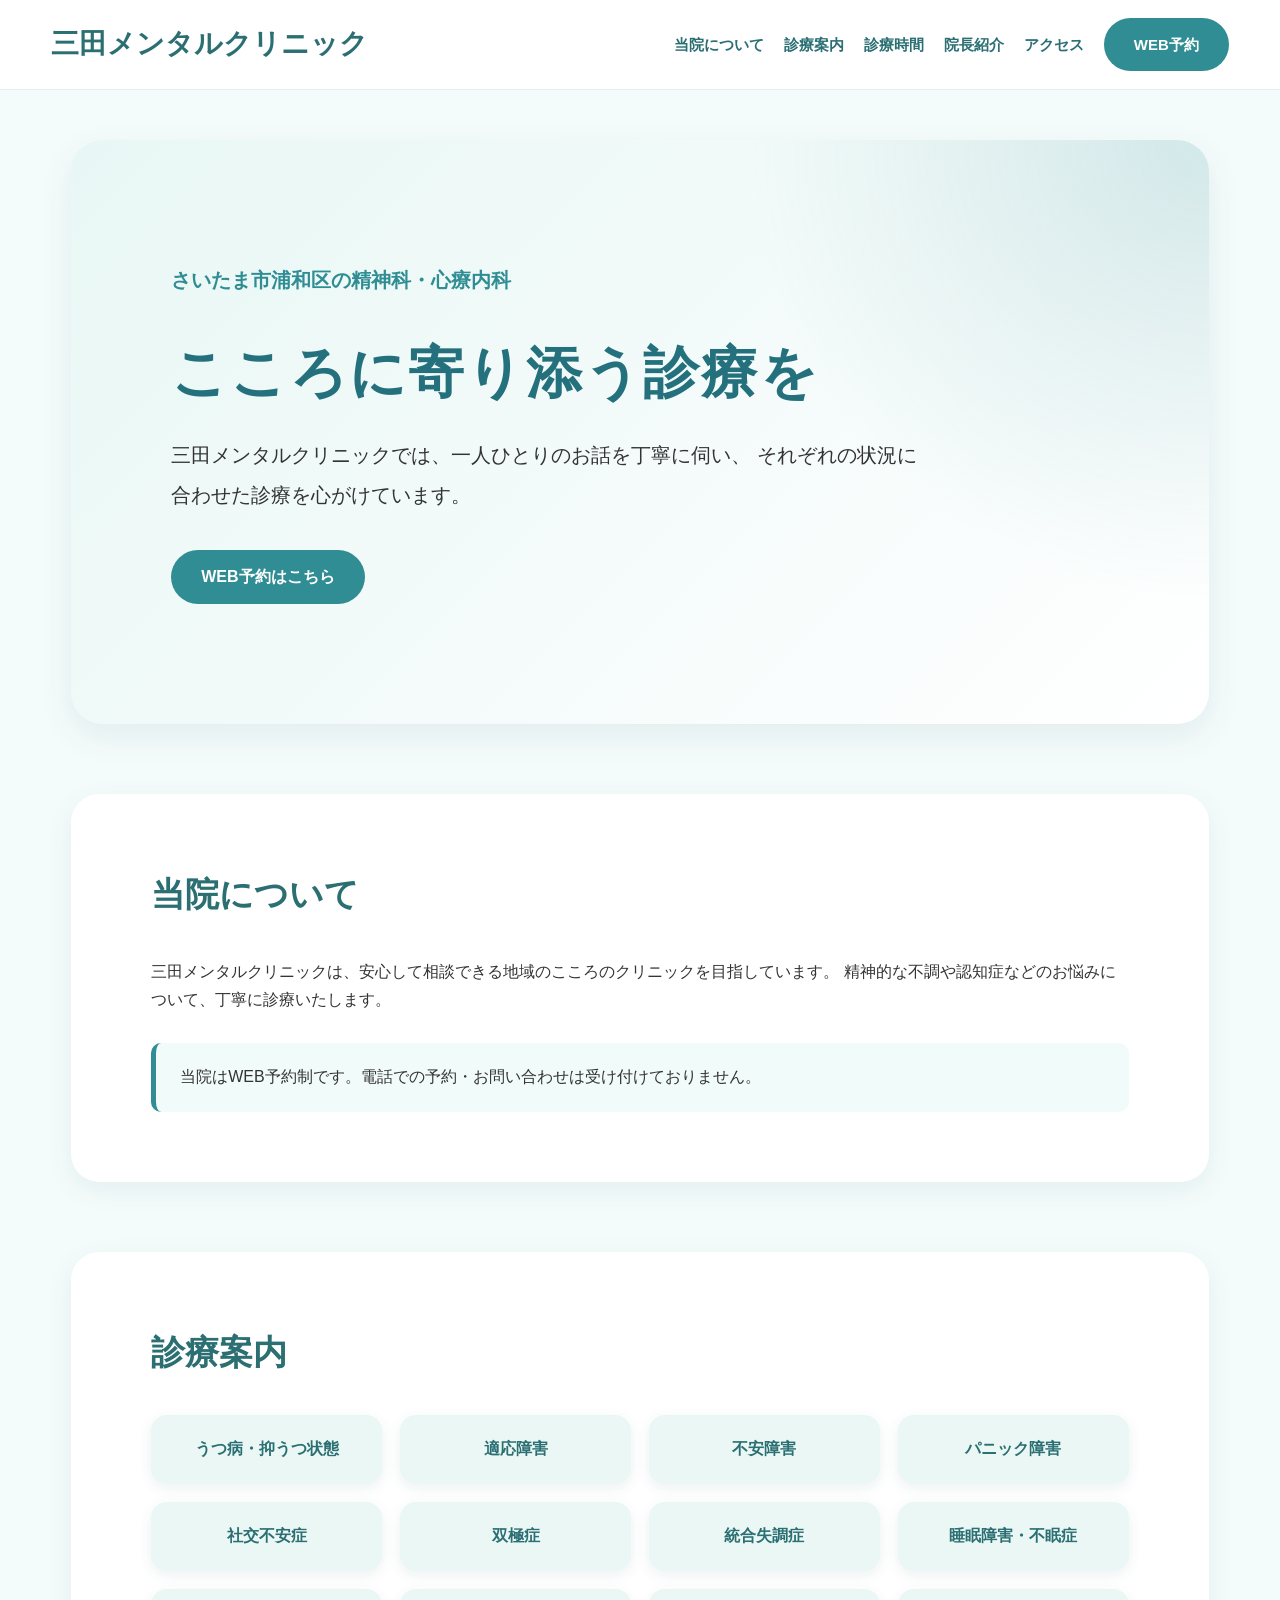
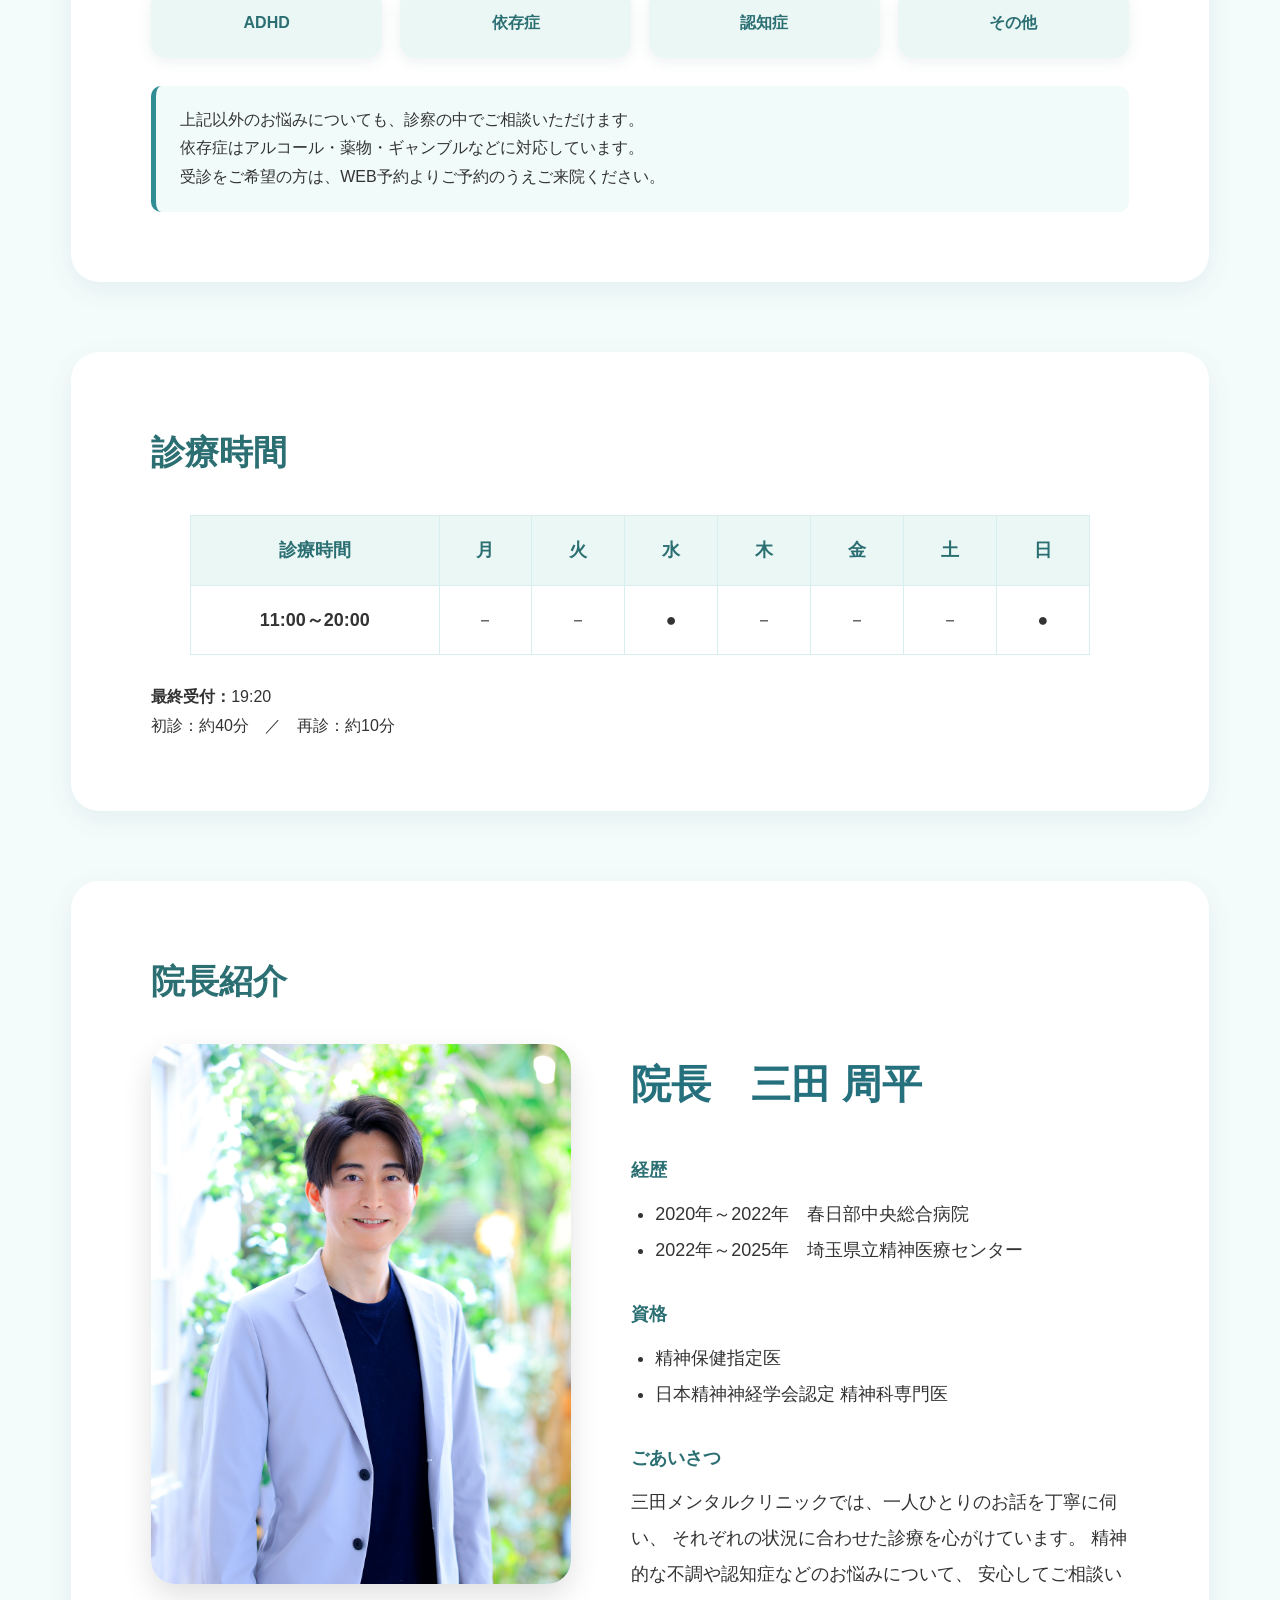
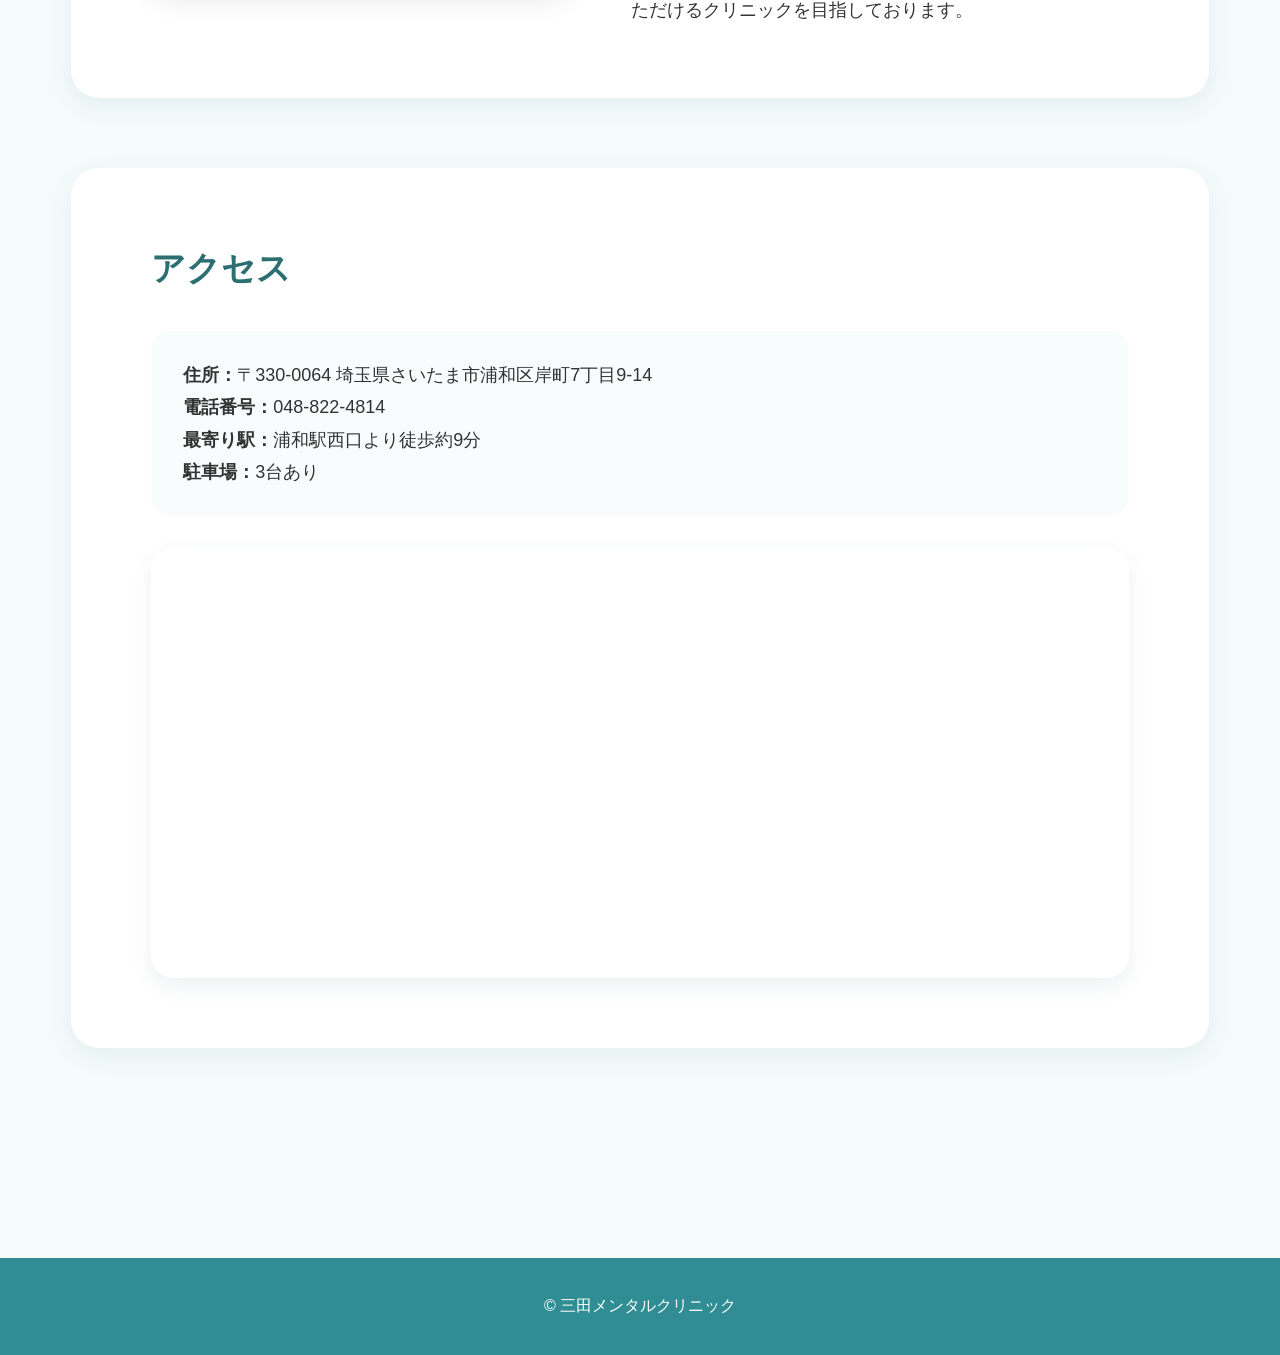
<file: index.html>
<!DOCTYPE html>
<html lang="ja">
<head>
  <meta charset="UTF-8">
  <meta name="viewport" content="width=device-width, initial-scale=1.0">
  <title>三田メンタルクリニック｜さいたま市浦和区の精神科・心療内科</title>
  <link rel="stylesheet" href="style.css">
  <link rel="icon" type="image/svg+xml" href="favicon.svg">
</head>

<body>

<header class="site-header">
  <div class="header-inner">
    <h1>三田メンタルクリニック</h1>

    <nav>
      <a href="#about">当院について</a>
      <a href="#medical">診療案内</a>
      <a href="#hours">診療時間</a>
      <a href="#doctor">院長紹介</a>
      <a href="#access">アクセス</a>
      <a class="reserve-btn" href="reserve-index.html">WEB予約</a>
    </nav>
  </div>
</header>

<main>

<section class="hero">
  <div class="hero-text">
    <p class="sub-title">さいたま市浦和区の精神科・心療内科</p>
    <h2>こころに寄り添う診療を</h2>
    <p>
      三田メンタルクリニックでは、一人ひとりのお話を丁寧に伺い、
      それぞれの状況に合わせた診療を心がけています。
    </p>
    <a class="main-btn" href="reserve-index.html">WEB予約はこちら</a>
  </div>
</section>

<section id="about" class="section">
  <h2>当院について</h2>
  <p>
    三田メンタルクリニックは、安心して相談できる地域のこころのクリニックを目指しています。
    精神的な不調や認知症などのお悩みについて、丁寧に診療いたします。
  </p>
  <p class="notice">
    当院はWEB予約制です。電話での予約・お問い合わせは受け付けておりません。
  </p>
</section>

<section id="medical" class="section">
  <h2>診療案内</h2>

  <ul class="medical-list">
    <li>うつ病・抑うつ状態</li>
    <li>適応障害</li>
    <li>不安障害</li>
    <li>パニック障害</li>
    <li>社交不安症</li>
    <li>双極症</li>
    <li>統合失調症</li>
    <li>睡眠障害・不眠症</li>
    <li>ADHD</li>
    <li>依存症</li>
    <li>認知症</li>
    <li>その他</li>
  </ul>

  <p class="medical-note">
    上記以外のお悩みについても、診察の中でご相談いただけます。<br>
    依存症はアルコール・薬物・ギャンブルなどに対応しています。<br>
    受診をご希望の方は、WEB予約よりご予約のうえご来院ください。
  </p>
</section>

<section id="hours" class="section">
  <h2>診療時間</h2>

  <table class="hours-table">
    <tr>
      <th>診療時間</th>
      <th>月</th>
      <th>火</th>
      <th>水</th>
      <th>木</th>
      <th>金</th>
      <th>土</th>
      <th>日</th>
    </tr>
    <tr>
      <td>11:00～20:00</td>
      <td>－</td>
      <td>－</td>
      <td>●</td>
      <td>－</td>
      <td>－</td>
      <td>－</td>
      <td>●</td>
    </tr>
  </table>

  <p><strong>最終受付：</strong>19:20</p>
  <p>初診：約40分　／　再診：約10分</p>
</section>

<section id="doctor" class="section">
  <h2>院長紹介</h2>

  <div class="doctor-container">
    <div class="doctor-photo">
      <img src="images/director.jpg" alt="院長 三田周平">
    </div>

    <div class="doctor-profile">
      <h3>院長　三田 周平</h3>

      <h4>経歴</h4>
      <ul>
        <li>2020年～2022年　春日部中央総合病院</li>
        <li>2022年～2025年　埼玉県立精神医療センター</li>
      </ul>

      <h4>資格</h4>
      <ul>
        <li>精神保健指定医</li>
        <li>日本精神神経学会認定 精神科専門医</li>
      </ul>

      <h4>ごあいさつ</h4>
      <p>
        三田メンタルクリニックでは、一人ひとりのお話を丁寧に伺い、
        それぞれの状況に合わせた診療を心がけています。
        精神的な不調や認知症などのお悩みについて、
        安心してご相談いただけるクリニックを目指しております。
      </p>
    </div>
  </div>
</section>

<section id="access" class="section">
  <h2>アクセス</h2>

  <div class="access-box">
    <p><strong>住所：</strong>〒330-0064 埼玉県さいたま市浦和区岸町7丁目9-14</p>
    <p><strong>電話番号：</strong>048-822-4814</p>
    <p><strong>最寄り駅：</strong>浦和駅西口より徒歩約9分</p>
    <p><strong>駐車場：</strong>3台あり</p>
  </div>

  <div class="map">
    <iframe
      src="https://www.google.com/maps?q=埼玉県さいたま市浦和区岸町7丁目9-14&output=embed"
      width="100%"
      height="360"
      style="border:0;"
      allowfullscreen=""
      loading="lazy">
    </iframe>
  </div>
</section>

</main>

<footer>
  <p>© 三田メンタルクリニック</p>
</footer>

</body>
</html>
</file>
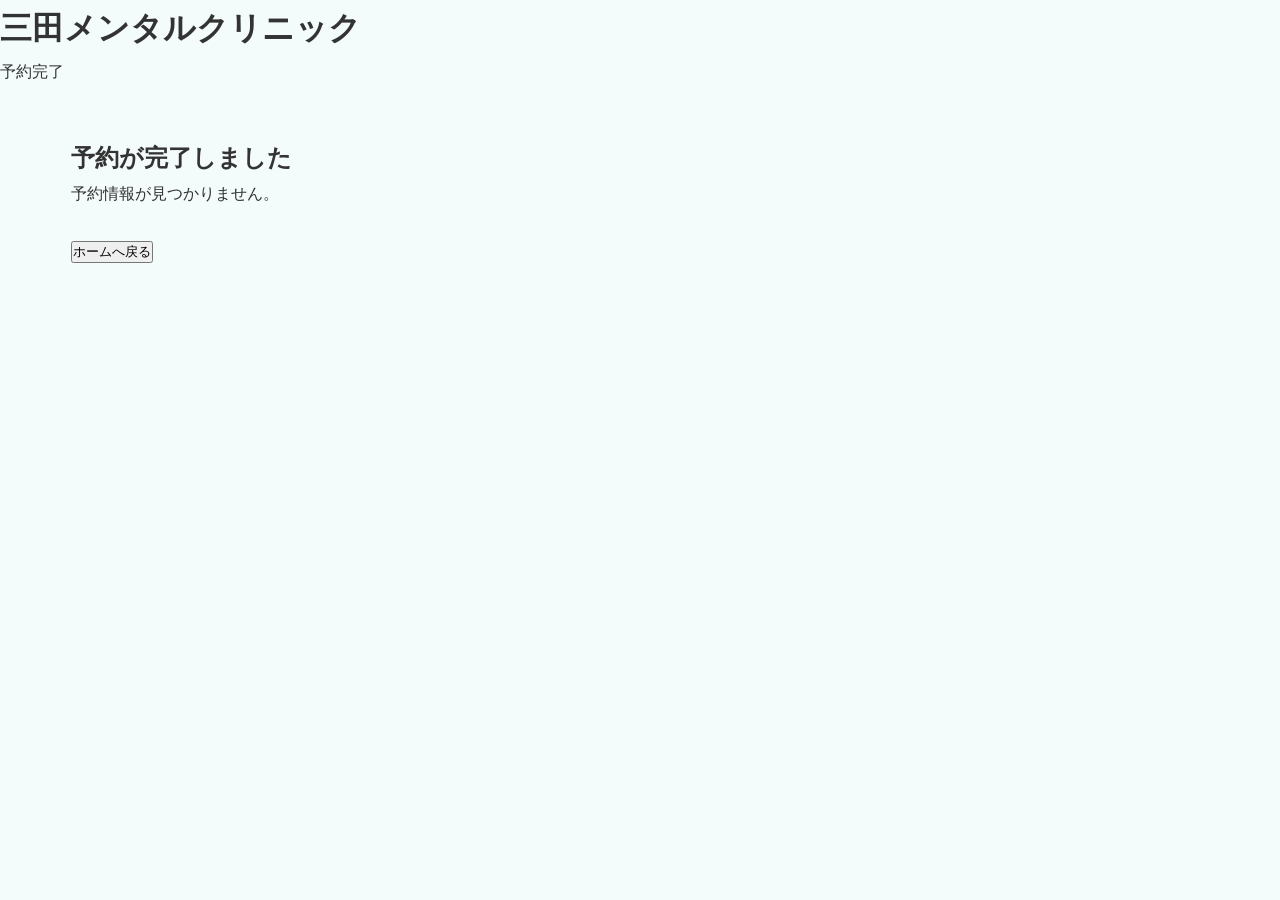
<file: complete.html>
<!DOCTYPE html>
<html lang="ja">
<head>
<meta charset="UTF-8">
<meta name="viewport" content="width=device-width, initial-scale=1.0">
<title>予約完了</title>
<link rel="stylesheet" href="style.css">
</head>

<body>

<header>
<h1>三田メンタルクリニック</h1>
<p>予約完了</p>
</header>

<main>

<div class="card">

<h2>予約が完了しました</h2>

<div id="result"></div>

<br>

<button onclick="location.href='index.html'">
ホームへ戻る
</button>

</div>

</main>

<script src="complete.js"></script>

</body>
</html>
</file>
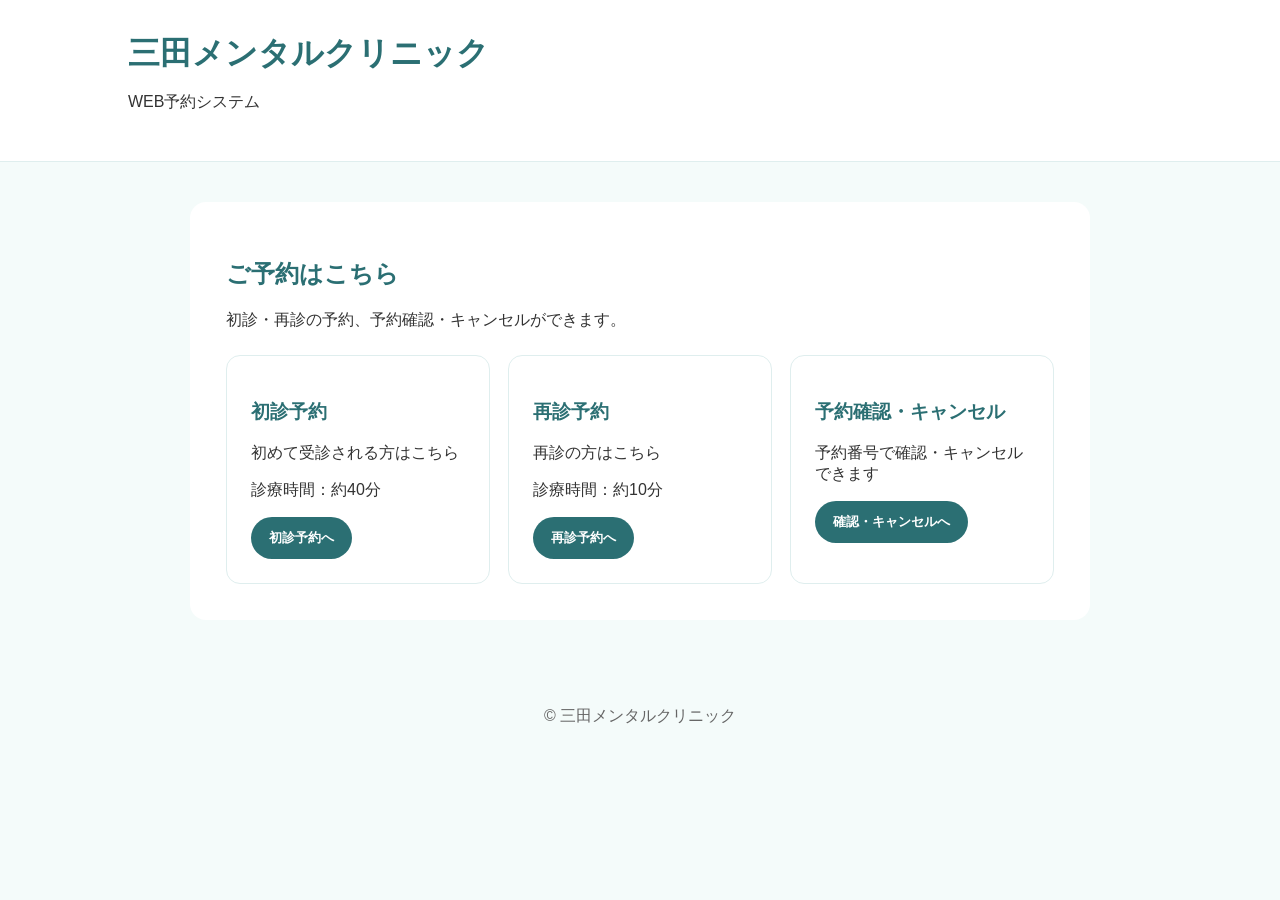
<file: reserve-index.html>
<!DOCTYPE html>
<html lang="ja">
<head>
  <meta charset="UTF-8">
  <meta name="viewport" content="width=device-width, initial-scale=1.0">
  <title>三田メンタルクリニック WEB予約</title>
<link rel="stylesheet" href="reserve-style.css">
</head>

<body>

<header>
  <h1>三田メンタルクリニック</h1>
  <p>WEB予約システム</p>
</header>

<main>
  <div class="card">
    <h2>ご予約はこちら</h2>
    <p>初診・再診の予約、予約確認・キャンセルができます。</p>

    <div class="menu-grid">

      <div class="menu-card">
        <h3>初診予約</h3>
        <p>初めて受診される方はこちら</p>
        <p>診療時間：約40分</p>
        <button onclick="localStorage.setItem('reservationType','first'); location.href='calendar.html';">
          初診予約へ
        </button>
      </div>

      <div class="menu-card">
        <h3>再診予約</h3>
        <p>再診の方はこちら</p>
        <p>診療時間：約10分</p>
        <button onclick="localStorage.setItem('reservationType','repeat'); location.href='calendar.html';">
          再診予約へ
        </button>
      </div>

      <div class="menu-card">
        <h3>予約確認・キャンセル</h3>
        <p>予約番号で確認・キャンセルできます</p>
        <button onclick="location.href='cancel.html'">
          確認・キャンセルへ
        </button>
      </div>

    </div>
  </div>
</main>

<footer>
  <p>© 三田メンタルクリニック</p>
</footer>

</body>
</html>
</file>
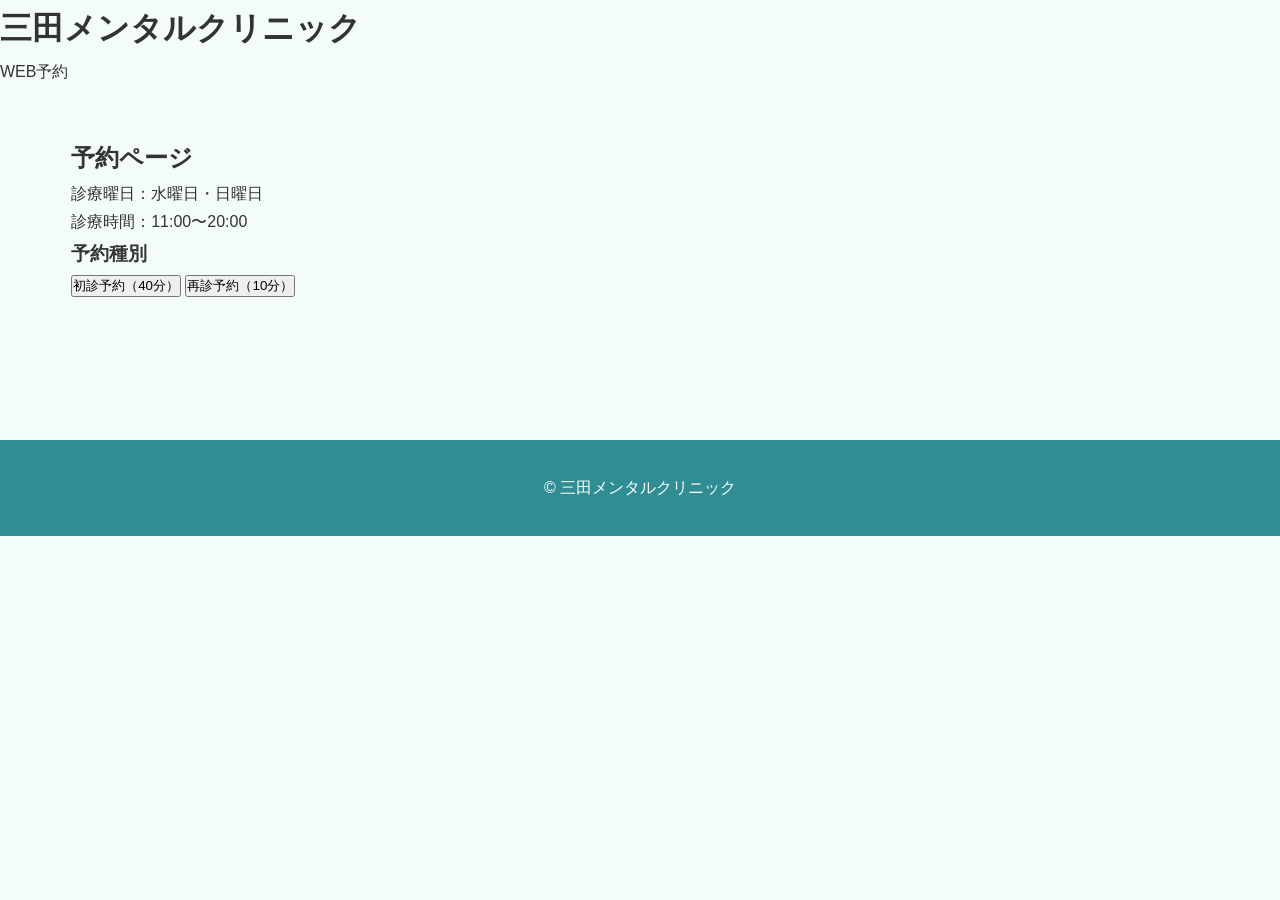
<file: reserve.html>
<!DOCTYPE html>
<html lang="ja">

<head>
  <meta charset="UTF-8">
  <meta name="viewport" content="width=device-width, initial-scale=1.0">
  <title>予約 | 三田メンタルクリニック</title>
  <link rel="stylesheet" href="style.css">
</head>

<body>

<header>
  <h1>三田メンタルクリニック</h1>
  <p>WEB予約</p>
</header>

<main>

<div class="card">

<h2>予約ページ</h2>

<p>診療曜日：水曜日・日曜日</p>

<p>診療時間：11:00〜20:00</p>

<h3>予約種別</h3>

<button onclick="selectType('first'); location.href='calendar.html';">初診予約（40分）</button>
<button onclick="selectType('repeat'); location.href='calendar.html';">再診予約（10分）</button>

</div>

</main>

<footer>

<p>© 三田メンタルクリニック</p>

</footer>
<script src="script.js"></script>
</body>

</html>
</file>
<file: style.css>
* {
  margin: 0;
  padding: 0;
  box-sizing: border-box;
}

html {
  scroll-behavior: smooth;
}

body {
  font-family: "Yu Gothic", "Hiragino Sans", "Meiryo", sans-serif;
  color: #333;
  background: #f4fbfb;
  line-height: 1.8;
}

a {
  text-decoration: none;
}

.site-header {
  position: sticky;
  top: 0;
  background: rgba(255,255,255,0.96);
  border-bottom: 1px solid #e5eeee;
  z-index: 999;
}

.header-inner {
  width: min(1400px, 92%);
  margin: auto;
  padding: 18px 0;
  display: flex;
  justify-content: space-between;
  align-items: center;
}

.header-inner h1 {
  color: #2b6f73;
  font-size: 28px;
}

nav {
  display: flex;
  align-items: center;
  gap: 20px;
}

nav a {
  color: #2b6f73;
  font-weight: bold;
  font-size: 15px;
}

.reserve-btn,
.main-btn {
  display: inline-block;
  background: #2f8d93;
  color: white;
  padding: 13px 30px;
  border-radius: 999px;
  font-weight: bold;
}

main {
  width: min(1400px, 92%);
  margin: 0 auto;
  padding: 50px 20px;
}

.hero {
  padding: 120px 100px;
  min-height: 520px;
  border-radius: 32px;
  background:
    radial-gradient(circle at top right, rgba(47,141,147,0.18), transparent 36%),
    linear-gradient(135deg, #e8f7f5, #ffffff);
  box-shadow: 0 12px 35px rgba(20,80,85,0.08);
  margin-bottom: 70px;
}

.hero-text {
  max-width: 760px;
}

.sub-title {
  color: #2f8d93;
  font-weight: bold;
  margin-bottom: 14px;
}

.hero h2 {
  color: #24707d;
  font-size: 56px;
  line-height: 1.35;
  margin-bottom: 24px;
  letter-spacing: 0.04em;
}

.hero p {
  font-size: 20px;
  line-height: 2;
  margin-bottom: 35px;
}

.section {
  background: white;
  margin: 70px 0;
  padding: 70px 80px;
  border-radius: 28px;
  box-shadow: 0 8px 28px rgba(20,80,85,0.07);
}

.section h2 {
  color: #2b6f73;
  font-size: 34px;
  margin-bottom: 32px;
}

.notice,
.medical-note {
  margin-top: 28px;
  padding: 20px 24px;
  background: #f1fbfa;
  border-left: 5px solid #2f8d93;
  border-radius: 10px;
}

.medical-list {
  display: grid;
  grid-template-columns: repeat(4, 1fr);
  gap: 18px;
  list-style: none;
}

.medical-list li {
  background: #eaf7f5;
  color: #2b6f73;
  padding: 20px 14px;
  border-radius: 16px;
  font-weight: bold;
  text-align: center;
  box-shadow: 0 4px 14px rgba(20,80,85,0.08);
}

.hours-table {
  width: 100%;
  max-width: 900px;
  margin: 0 auto 28px;
  border-collapse: collapse;
  font-size: 18px;
}

.hours-table th,
.hours-table td {
  border: 1px solid #d9eeee;
  padding: 18px;
  text-align: center;
}

.hours-table th {
  background: #eaf7f5;
  color: #2b6f73;
}

.hours-table td:first-child {
  font-weight: bold;
}

.doctor-container {
  display: grid;
  grid-template-columns: 420px 1fr;
  gap: 60px;
  align-items: start;
}

.doctor-photo img {
  width: 100%;
  height: 540px;
  object-fit: cover;
  object-position: center top;
  border-radius: 24px;
  box-shadow: 0 12px 30px rgba(0,0,0,0.12);
}

.doctor-profile {
  font-size: 18px;
  line-height: 2;
}

.doctor-profile h3 {
  color: #24707d;
  font-size: 40px;
  margin-bottom: 25px;
}

.doctor-profile h4 {
  color: #2b6f73;
  margin-top: 28px;
  margin-bottom: 8px;
}

.doctor-profile ul {
  padding-left: 24px;
}

.access-box {
  background: #f8fcfc;
  padding: 28px 32px;
  border-radius: 20px;
  margin-bottom: 32px;
  font-size: 18px;
}

.map {
  overflow: hidden;
  border-radius: 22px;
  box-shadow: 0 8px 22px rgba(20,80,85,0.08);
}

.map iframe {
  width: 100%;
  height: 420px;
  border: none;
}

footer {
  margin-top: 90px;
  padding: 34px;
  text-align: center;
  background: #2f8d93;
  color: white;
}

@media (max-width: 900px) {
  .header-inner {
    display: block;
    width: 94%;
    padding: 14px 0;
  }

  .header-inner h1 {
    font-size: 22px;
    margin-bottom: 10px;
  }

  nav {
    display: flex;
    flex-wrap: wrap;
    gap: 8px;
  }

  nav a {
    font-size: 13px;
  }

  .reserve-btn {
    padding: 9px 18px;
    font-size: 13px;
  }

  main {
    width: 94%;
    padding: 20px 0;
  }

  .hero {
    padding: 48px 24px;
    min-height: auto;
    border-radius: 22px;
  }

  .hero h2 {
    font-size: 30px;
    line-height: 1.5;
  }

  .hero p {
    font-size: 15px;
    line-height: 1.9;
  }

  .main-btn {
    padding: 11px 22px;
    font-size: 14px;
  }

  .section {
    padding: 34px 22px;
    margin: 30px 0;
    border-radius: 20px;
  }

  .section h2 {
    font-size: 26px;
  }

  .medical-list {
    grid-template-columns: 1fr;
    gap: 12px;
  }

  .medical-list li {
    padding: 14px;
    font-size: 15px;
  }

  .hours-table {
    font-size: 13px;
  }

  .hours-table th,
  .hours-table td {
    padding: 8px 6px;
  }

  .doctor-container {
    grid-template-columns: 1fr;
    gap: 28px;
  }

  .doctor-photo img {
    height: auto;
    max-height: 520px;
  }

  .doctor-profile {
    font-size: 15px;
  }

  .doctor-profile h3 {
    font-size: 26px;
  }

  .access-box {
    font-size: 15px;
    padding: 20px;
  }

  .map iframe {
    height: 300px;
  }

  footer {
    margin-top: 50px;
    padding: 28px;
    font-size: 13px;
  }
}
</file>
<file: reserve-style.css>
body {
  margin: 0;
  font-family: "Yu Gothic", "Meiryo", sans-serif;
  color: #333;
  background: #f4fbfa;
}

header {
  background: white;
  padding: 32px 10%;
  border-bottom: 1px solid #dfeeee;
}

header h1 {
  margin: 0;
  color: #2b6f73;
}

main {
  max-width: 900px;
  margin: 40px auto;
  padding: 0 20px;
}

.card {
  background: white;
  padding: 36px;
  border-radius: 16px;
}

.menu-grid {
  display: grid;
  grid-template-columns: repeat(3, 1fr);
  gap: 18px;
  margin-top: 24px;
}

.menu-card {
  border: 1px solid #dfeeee;
  border-radius: 14px;
  padding: 24px;
}

h2, h3 {
  color: #2b6f73;
}

button {
  background: #2b6f73;
  color: white;
  border: none;
  padding: 12px 18px;
  border-radius: 999px;
  font-weight: bold;
  cursor: pointer;
}

button:hover {
  opacity: 0.85;
}

footer {
  text-align: center;
  padding: 30px;
  color: #666;
}

@media (max-width: 700px) {
  .menu-grid {
    grid-template-columns: 1fr;
  }
}
</file>
